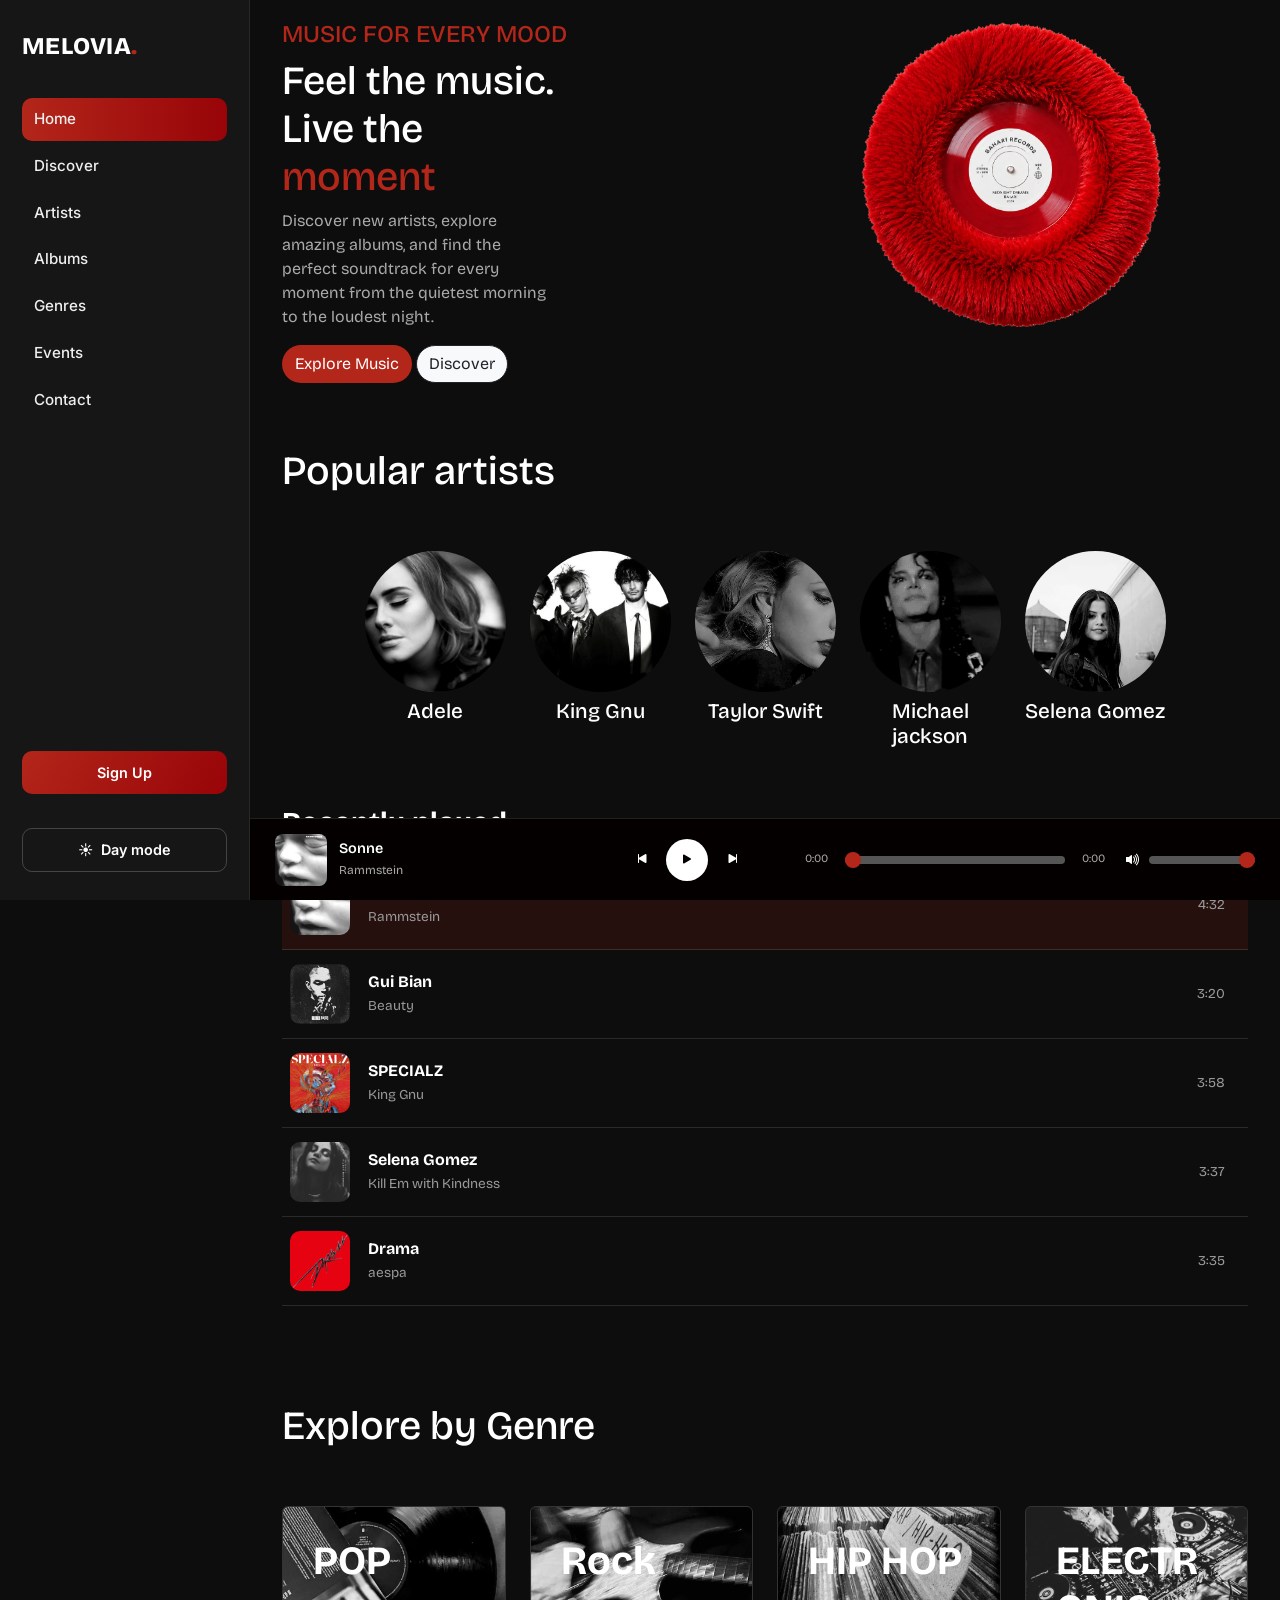
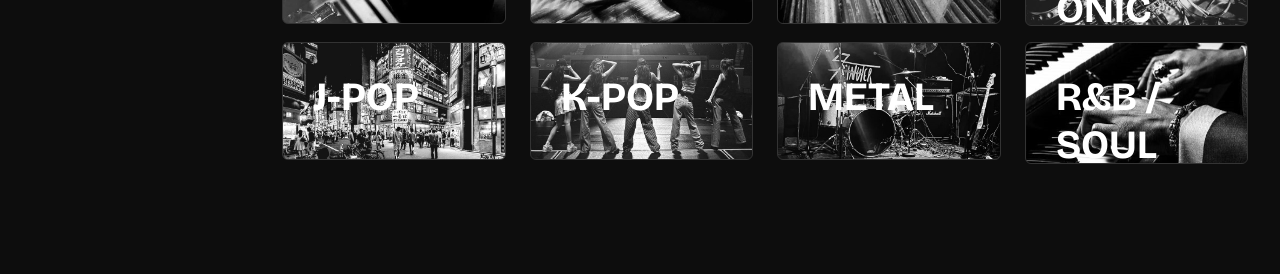
<file: index.html>
<!DOCTYPE html>
<html lang="en">
<head>
    <meta charset="UTF-8">
    <meta name="viewport" content="width=device-width, initial-scale=1.0">
    <title>MELOVIA-Music-platform</title>

    <!-- Bootstrap css -->
    <link href="https://cdn.jsdelivr.net/npm/bootstrap@5.0.2/dist/css/bootstrap.min.css" rel="stylesheet" integrity="sha384-EVSTQN3/azprG1Anm3QDgpJLIm9Nao0Yz1ztcQTwFspd3yD65VohhpuuCOmLASjC" crossorigin="anonymous">

     <!-- Bootstap JS -->
    <script src="https://cdn.jsdelivr.net/npm/bootstrap@5.0.2/dist/js/bootstrap.bundle.min.js" integrity="sha384-MrcW6ZMFYlzcLA8Nl+NtUVF0sA7MsXsP1UyJoMp4YLEuNSfAP+JcXn/tWtIaxVXM" crossorigin="anonymous"></script>

    <!-- Bootstap Icon -->
    <link rel="stylesheet" href="https://cdn.jsdelivr.net/npm/bootstrap-icons@1.13.1/font/bootstrap-icons.min.css">

    <!-- CSS link -->
    <!-- <link rel="stylesheet" href="style.css"> -->

    <link rel="stylesheet" href="home.css">

    <!-- Google Fonts -->

    <link rel="preconnect" href="https://fonts.googleapis.com" />

    <link rel="preconnect" href="https://fonts.gstatic.com" crossorigin />

    <link
      href="https://fonts.googleapis.com/css2?family=Bricolage+Grotesque:opsz,wght@12..96,400..800&family=Inter:wght@400;500;600&display=swap"
      rel="stylesheet"
    />
</head>
<body>

    <!-- =========================
       MOBILE MENU
  ========================== -->

    <input type="checkbox" id="nav-toggle" />

    <label for="nav-toggle" class="nav-label"> ☰ </label>

    <!-- =========================
       SIDEBAR
  ========================== -->

    <aside class="sidebar">
      <!-- Brand -->

      <div class="brand">MELOVIA<span>.</span></div>

      <!-- Navigation -->

      <nav class="nav-links">
        <a href="index.html" class="active"> Home </a>

        <a href="discover.html"> Discover </a>

        <a href="artists.html"> Artists </a>

        <a href="albums.html"> Albums </a>

        <a href="genres.html"> Genres </a>

        <a href="events.html"> Events </a>

        <a href="contact.html"> Contact </a>
      </nav>

      <!-- Sign Up -->

      <div class="side-foot">
        <label for="modal-toggle" class="signup-btn"> Sign Up </label>
      </div>

       <button
                type="button"
                class="theme-btn"
                id="theme-btn"
            >

                <span id="theme-icon">
                    ☀️
                </span>

                <span id="theme-label">
                    Day mode
                </span>

            </button>
    </aside>

    <!-- =========================
       SIGN UP MODAL
  ========================== -->

    <input type="checkbox" id="modal-toggle" />

    <div class="modal-overlay">
      <div class="modal-box">
        <!-- Modal Header -->

        <div class="modal-head">
          <h2>Create Account</h2>

          <label for="modal-toggle" class="modal-close"> ✕ </label>
        </div>

        <!-- Email -->

        <div class="m-field">
          <label> Email </label>

          <input type="email" placeholder="you@email.com" />
        </div>

        <!-- Username -->

        <div class="m-field">
          <label> Username </label>

          <input type="text" placeholder="Choose a username" />
        </div>

        <!-- Password -->

        <div class="m-field">
          <label> Password </label>

          <input type="password" placeholder="••••••••" />
        </div>

        <!-- Submit -->

        <a href="index.html" class="m-submit"> Submit </a>

        <!-- Note -->

        <div class="m-note">By signing up you agree to our terms.</div>
      </div>
    </div>
<main>

  <!-- Hero -->
     <section class="container">
        <div class="row gy-3">
  <div class="col-lg-7 hero-content">
<h4>MUSIC FOR EVERY MOOD</h4>
<h1 class="w-50">Feel the music.
Live the <span>moment</span></h1>
<p class="w-50">Discover new artists, explore amazing albums, and find the perfect soundtrack for every moment from the quietest morning to the loudest night.</p>

<button class="btn rounded-pill">Explore Music</button>
<button class="btn btn-outline-dark bg-light text-dark rounded-pill">Discover</button>
  </div>
  
  <div class="col-lg-5 hero-vinyl">
    <img src="Image/vinyl.png" alt="" id="hero-vinyl">
  </div>

        </div>


        <!-- Artists -->
        <div class="row my-5 gy-3">
            <div class="col-lg"><h1>Popular artists</h1></div>
        </div>

        <!-- ✅ تغییر: align-items-center شد align-items-start -->
        <div class="row my-5 justify-content-center align-items-start">
<div class="col-lg-2 col-md-6">
    <!-- ✅ تغییر: کلاس artist-img اضافه شد -->
    <img src="Image/adele.gif" alt="" class="w-100 rounded-pill artist-img">
    <h3 class="my-2 text-center">Adele</h3>
</div>
<div class="col-lg-2 col-md-6">
    <img src="Image/king.jpg" alt="" class="w-100 rounded-pill artist-img">
    <h3 class="my-2 text-center">King Gnu</h3>
</div>
<div class="col-lg-2 col-md-6">
    <img src="Image/taylor.gif" alt="" class="w-100 rounded-pill artist-img">
    <h3 class="my-2 text-center">Taylor Swift</h3>
</div>
<div class="col-lg-2 col-md-6">
    <img src="Image/michael.gif" alt="" class="w-100 rounded-pill artist-img">
    <h3 class="my-2 text-center">Michael jackson</h3>
</div>
<div class="col-lg-2 col-md-6">
    <img src="Image/selena.gif" alt="" class="w-100 rounded-pill artist-img">
    <h3 class="my-2 text-center">Selena Gomez</h3>
</div>
        </div>

<!-- 
        Play Music -->
        <div class="row my-5">
    <div class="col-12">
        <div class="recent-header">
            <h2>Recently played</h2>
        </div>

        <div class="song-list">

            <!-- Song 1 -->
            <div class="song" data-song="0">

                <img src="Image/song1.jpg" alt="Mr. Right Now">

                <div class="song-info">
                    <h3>Sonne</h3>
                    <p>Rammstein</p>
                </div>

                <span class="song-duration">4:32</span>

            </div>


            <!-- Song 2 -->
            <div class="song" data-song="1">

                <img src="Image/song2.jpg" alt="Many Men">

                <div class="song-info">
                    <h3>Gui Bian</h3>
                    <p>Beauty</p>
                </div>

                <span class="song-duration">3:20</span>

            </div>


            <!-- Song 3 -->
            <div class="song" data-song="2">

                <img src="Image/song3.jpg" alt="Song">

                <div class="song-info">
                    <h3>SPECIALZ</h3>
                    <p>King Gnu</p>
                </div>

                <span class="song-duration">3:58</span>

            </div>

            <!-- Song 4 -->
            <div class="song" data-song="3">

                <img src="Image/song4.jpg" alt="Song">

                <div class="song-info">
                    <h3>Selena Gomez</h3>
                    <p>Kill Em with Kindness</p>
                </div>

                <span class="song-duration">3:37</span>

            </div>

            <!-- Song 5 -->
            <div class="song" data-song="4">

                <img src="Image/song5.jpg" alt="Song">

                <div class="song-info">
                    <h3>Drama</h3>
                    <p>aespa</p>
                </div>

                <span class="song-duration">3:35</span>

            </div>

        </div>
    </div>
</div>


        <!-- Genres -->

         <div class="row gy-5 my-5">
            <div class="col-lg"><h1>Explore by Genre</h1></div>
        </div>
         
        <div class="row gy-3">
            <div class="col-lg-3 col-md-6 text-strat">
               <div class="card card-bg hover-card" style="background-image: url(Image/pop.jpg);">
                <div class="div-body"><h1 class="fw-bold">POP</h1></div>
               </div>
            </div>
            <div class="col-lg-3 col-md-6 text-strat">
               <div class="card card-bg hover-card" style="background-image: url(Image/rock.jpg);">
                <div class="div-body"><h1 class="fw-bold">Rock</h1></div>
               </div>
            </div>
            <div class="col-lg-3 col-md-6 text-strat">
               <div class="card card-bg hover-card" style="background-image: url(Image/rap.jpg);">
                <div class="div-body"><h1 class="fw-bold">HIP HOP</h1></div>
               </div>
            </div>
            <div class="col-lg-3 col-md-6 text-strat">
               <div class="card card-bg hover-card" style="background-image: url(Image/electronic.jpg);">
                <div class="div-body"><h1 class="fw-bold elec">ELECTRONIC</h1></div>
               </div>
            </div>
            <div class="col-lg-3 col-md-6 text-strat">
               <div class="card card-bg hover-card"  style="background-image: url(Image/jpop.jpg);">
                <div class="div-body"><h1 class="fw-bold">J-POP</h1></div>
               </div>
            </div>
            <div class="col-lg-3 col-md-6 text-strat">
               <div class="card card-bg hover-card" style="background-image: url(Image/kpop.jpg);">
                <div class="div-body"><h1 class="fw-bold">K-POP</h1></div>
               </div>
            </div>
            <div class="col-lg-3 col-md-6 text-strat">
               <div class="card card-bg hover-card" style="background-image: url(Image/metal.jpg);">
                <div class="div-body"><h1 class="fw-bold">METAL</h1></div>
               </div>
            </div>
            <div class="col-lg-3 col-md-6 text-strat">
               <div class="card card-bg hover-card" style="background-image: url(Image/rb.jpg);">
                <div class="div-body RB"><h1 class="fw-bold">R&B / SOUL</h1></div>
               </div>
            </div>
        </div>


        <!-- 
     MUSIC PLAYER
 -->

<div class="music-player">

    <!-- Current Song -->
    <div class="player-song">

        <img
            id="player-cover"
            src="Image/song1.jpg"
            alt="Album cover"
        >

        <div>
            <h3 id="player-title">Mr. Right Now</h3>
            <p id="player-artist">Metro Boomin</p>
        </div>

    </div>


    <!-- Controls -->
    <div class="player-controls">

        <!-- Previous -->
        <button
            type="button"
            id="prev-btn"
            class="btn"
        >
            <i class="bi bi-skip-start-fill"></i>
        </button>


        <!-- Play / Pause -->
        <button
            type="button"
            id="play-btn"
            class="btn play-btn"
        >
            <i class="bi bi-play-fill"></i>
        </button>


        <!-- Next -->
        <button
            type="button"
            id="next-btn"
            class="btn"
        >
            <i class="bi bi-skip-end-fill"></i>
        </button>

    </div>


    <!-- Progress -->
    <div class="player-progress">

        <span id="current-time">0:00</span>

        <input
            type="range"
            id="progress-bar"
            class="form-range"
            min="0"
            max="100"
            value="0"
        >

        <span id="duration">0:00</span>

    </div>
<!-- Volume -->
<div class="player-volume">

    <i class="bi bi-volume-up-fill" id="volume-icon"></i>

    <input
        type="range"
        id="volume-bar"
        class="form-range"
        min="0"
        max="1"
        step="0.01"
        value="1"
    >

</div>
</div>


<!-- Audio -->
<audio id="music-player"></audio>
    </section>
</main>

   <script>

const musicPlayer = document.getElementById("music-player");

const playBtn = document.getElementById("play-btn");
const prevBtn = document.getElementById("prev-btn");
const nextBtn = document.getElementById("next-btn");

const progressBar = document.getElementById("progress-bar");

const currentTime = document.getElementById("current-time");
const duration = document.getElementById("duration");

const playerTitle = document.getElementById("player-title");
const playerArtist = document.getElementById("player-artist");
const playerCover = document.getElementById("player-cover");

const songElements = document.querySelectorAll(".song");

const volumeBar = document.getElementById("volume-bar");
const volumeIcon = document.getElementById("volume-icon");

const heroVinyl = document.getElementById("hero-vinyl");




/* =========================
   SONG DATA
========================= */

const songs = [

    {
        title: "Sonne",
        artist: "Rammstein",
        cover: "Image/song1.jpg",
        audio: "Audio/song1.mp3"
    },

    {
        title: "Gui Bian",
        artist: "Beauty",
        cover: "Image/song2.jpg",
        audio: "Audio/song2.m4a"
    },

    {
        title: "SPECIALZ",
        artist: "King Gnu",
        cover: "Image/song3.jpg",
        audio: "Audio/song3.mp3"
    },

    {
        title: "Kill Em with Kindness",
        artist: "Selena Gomez",
        cover: "Image/song4.jpg",
        audio: "Audio/song4.mp3"
    },
    {
        title: "Drama",
        artist: "aespa",
        cover: "Image/song5.jpg",
        audio: "Audio/song5.mp3"
    }

];


let currentSong = 0;


/* =========================
   LOAD SONG
========================= */

function loadSong(index) {

    currentSong = index;

    const song = songs[currentSong];

    playerTitle.textContent = song.title;

    playerArtist.textContent = song.artist;

    playerCover.src = song.cover;

    musicPlayer.src = song.audio;

    progressBar.value = 0;

    currentTime.textContent = "0:00";

    duration.textContent = "0:00";


    /* Active song */

    songElements.forEach(song => {
        song.classList.remove("playing");
    });

    if (songElements[currentSong]) {
        songElements[currentSong].classList.add("playing");
    }

}


/* =========================
   PLAY / PAUSE
========================= */

function togglePlay() {

    if (musicPlayer.paused) {

        musicPlayer.play();

    } else {

        musicPlayer.pause();

    }

}


/* =========================
   PLAY ICON
========================= */

musicPlayer.addEventListener("play", function () {
  playBtn.innerHTML = '<i class="bi bi-pause-fill"></i>';
  heroVinyl.classList.add("playing");
});


musicPlayer.addEventListener("pause", function () {
  playBtn.innerHTML = '<i class="bi bi-play-fill"></i>';
  heroVinyl.classList.remove("playing");
});


/* =========================
   NEXT
========================= */

function nextSong() {

    currentSong++;

    if (currentSong >= songs.length) {
        currentSong = 0;
    }

    loadSong(currentSong);

    musicPlayer.play();

}


/* =========================
   PREVIOUS
========================= */

function previousSong() {

    currentSong--;

    if (currentSong < 0) {
        currentSong = songs.length - 1;
    }

    loadSong(currentSong);

    musicPlayer.play();

}


/* =========================
   CLICK RECENT SONG
========================= */

songElements.forEach((songElement) => {

    songElement.addEventListener("click", function () {

        const index =
            Number(this.dataset.song);

        loadSong(index);

        musicPlayer.play();

    });

});


/* =========================
   PROGRESS
========================= */

musicPlayer.addEventListener("timeupdate", function () {

    if (!musicPlayer.duration) {
        return;
    }

    const progress =
        (musicPlayer.currentTime /
        musicPlayer.duration) * 100;

    progressBar.value = progress;

    currentTime.textContent =
        formatTime(musicPlayer.currentTime);

});


/* =========================
   DURATION
========================= */

musicPlayer.addEventListener(
    "loadedmetadata",
    function () {

        duration.textContent =
            formatTime(musicPlayer.duration);

    }
);


/* =========================
   CHANGE POSITION
========================= */

progressBar.addEventListener("input", function () {

    if (!musicPlayer.duration) {
        return;
    }

    musicPlayer.currentTime =
        (progressBar.value / 100) *
        musicPlayer.duration;

});

/* =========================
   FORMAT TIME
========================= */

function formatTime(seconds) {

    if (!Number.isFinite(seconds)) {
        return "0:00";
    }

    const minutes =
        Math.floor(seconds / 60);

    const remainingSeconds =
        Math.floor(seconds % 60);

    return minutes + ":" +
        String(remainingSeconds).padStart(2, "0");

}


/* =========================
   BUTTON EVENTS
========================= */

playBtn.addEventListener(
    "click",
    togglePlay
);

prevBtn.addEventListener(
    "click",
    previousSong
);

nextBtn.addEventListener(
    "click",
    nextSong
);


/* =========================
   VOLUME
========================= */

volumeBar.addEventListener("input", function () {

    musicPlayer.volume = volumeBar.value;

    if (volumeBar.value == 0) {

        volumeIcon.className =
            "bi bi-volume-mute-fill";

    } else if (volumeBar.value < 0.5) {

        volumeIcon.className =
            "bi bi-volume-down-fill";

    } else {

        volumeIcon.className =
            "bi bi-volume-up-fill";

    }

});


/* =========================
   MUTE
========================= */

volumeIcon.addEventListener("click", function () {

    if (musicPlayer.muted) {

        musicPlayer.muted = false;

        volumeBar.value = musicPlayer.volume;

        volumeIcon.className =
            "bi bi-volume-up-fill";

    } else {

        musicPlayer.muted = true;

        volumeBar.value = 0;

        volumeIcon.className =
            "bi bi-volume-mute-fill";

    }

});

/* =========================
   AUTO NEXT SONG
========================= */

musicPlayer.addEventListener(
    "ended",
    nextSong
);


/* =========================
   FIRST SONG
========================= */

loadSong(0);


/* =====================================================
   DAY / NIGHT MODE
===================================================== */

const themeButton =
    document.getElementById(
        "theme-btn"
    );


const themeIcon =
    document.getElementById(
        "theme-icon"
    );


const themeLabel =
    document.getElementById(
        "theme-label"
    );


const body =
    document.body;



/* =====================================================
   RESTORE SAVED THEME
===================================================== */

const savedTheme =
    localStorage.getItem(
        "melovia-theme"
    );


if (savedTheme === "day") {

    body.setAttribute(
        "data-theme",
        "day"
    );


    themeIcon.textContent =
        "🌙";


    themeLabel.textContent =
        "Night mode";

}



/* =====================================================
   THEME BUTTON
===================================================== */

if (themeButton) {

    themeButton.addEventListener(
        "click",
        function () {


            const isDay =
                body.getAttribute(
                    "data-theme"
                ) === "day";



            if (isDay) {


                /* =========================================
                   CHANGE TO NIGHT
                ========================================== */

                body.removeAttribute(
                    "data-theme"
                );


                themeIcon.textContent =
                    "☀️";


                themeLabel.textContent =
                    "Day mode";


                localStorage.setItem(
                    "melovia-theme",
                    "night"
                );


            }

            else {


                /* =========================================
                   CHANGE TO DAY
                ========================================== */

                body.setAttribute(
                    "data-theme",
                    "day"
                );


                themeIcon.textContent =
                    "🌙";


                themeLabel.textContent =
                    "Night mode";


                localStorage.setItem(
                    "melovia-theme",
                    "day"
                );

            }

        }
    );

}

</script>

</body>

</html>
</file>
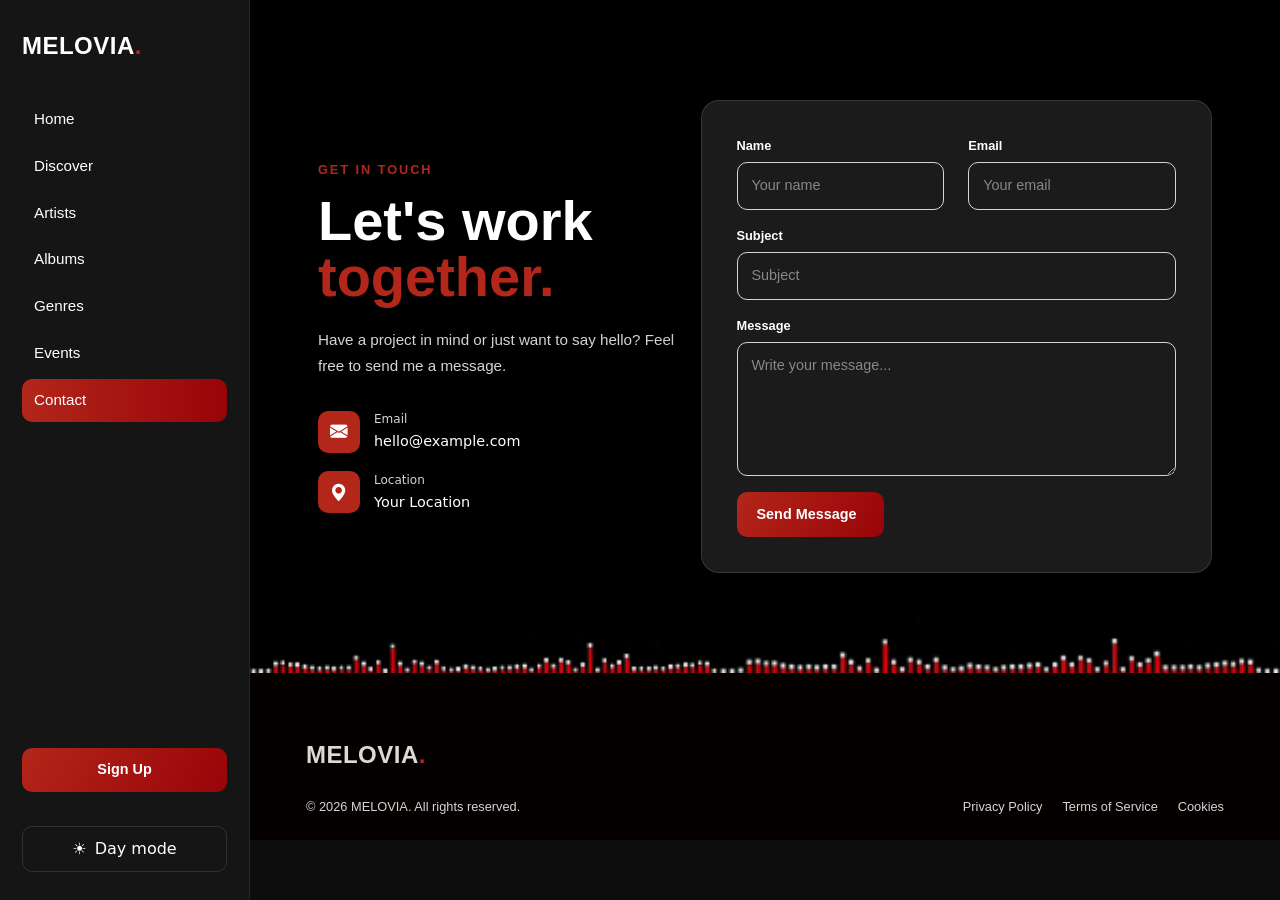
<file: contact.html>
<!doctype html>
<html lang="en">
  <head>
    <meta charset="UTF-8" />
    <meta name="viewport" content="width=device-width, initial-scale=1.0" />
    <title>MELOVIA-Music-platform</title>

    <!-- Bootstrap css -->
    <link
      href="https://cdn.jsdelivr.net/npm/bootstrap@5.0.2/dist/css/bootstrap.min.css"
      rel="stylesheet"
      integrity="sha384-EVSTQN3/azprG1Anm3QDgpJLIm9Nao0Yz1ztcQTwFspd3yD65VohhpuuCOmLASjC"
      crossorigin="anonymous"
    />

    <!-- Bootstap JS -->
    <script
      src="https://cdn.jsdelivr.net/npm/bootstrap@5.0.2/dist/js/bootstrap.bundle.min.js"
      integrity="sha384-MrcW6ZMFYlzcLA8Nl+NtUVF0sA7MsXsP1UyJoMp4YLEuNSfAP+JcXn/tWtIaxVXM"
      crossorigin="anonymous"
    ></script>

    <!-- Bootstap Icon -->
    <link
      rel="stylesheet"
      href="https://cdn.jsdelivr.net/npm/bootstrap-icons@1.13.1/font/bootstrap-icons.min.css"
    />

    <!-- CSS link -->
    <link rel="stylesheet" href="contact.css" />
  </head>
  <body>
    <!-- =========================
       MOBILE MENU
  ========================== -->

    <input type="checkbox" id="nav-toggle" />

    <label for="nav-toggle" class="nav-label"> ☰ </label>

    <!-- =========================
       SIDEBAR
  ========================== -->

    <aside class="sidebar">
      <!-- Brand -->

      <div class="brand">MELOVIA<span>.</span></div>

      <!-- Navigation -->

      <nav class="nav-links">
        <a href="index.html"> Home </a>

        <a href="discover.html"> Discover </a>

        <a href="artists.html"> Artists </a>

        <a href="albums.html"> Albums </a>

        <a href="genres.html"> Genres </a>

        <a href="events.html"> Events </a>

        <a href="contact.html" class="active"> Contact </a>
      </nav>

      <!-- Sign Up -->

      <div class="side-foot">
        <label for="modal-toggle" class="signup-btn"> Sign Up </label>
      </div>
      <button type="button" class="theme-btn" id="theme-btn">
        <span id="theme-icon"> ☀️ </span>

        <span id="theme-label"> Day mode </span>
      </button>
    </aside>

    <!-- =========================
     CONTACT
========================= -->

    <section class="contact-section" id="contact">
      <div class="container">
        <div class="row align-items-center">
          <!-- Contact Text -->
          <div class="col-lg-5 mb-5 mb-lg-0">
            <p class="contact-small">GET IN TOUCH</p>

            <h2 class="contact-title">
              Let's work
              <span>together.</span>
            </h2>

            <p class="contact-text">
              Have a project in mind or just want to say hello? Feel free to
              send me a message.
            </p>

            <div class="contact-info">
              <div class="contact-item">
                <i class="bi bi-envelope-fill"></i>
                <div>
                  <small>Email</small>
                  <p>hello@example.com</p>
                </div>
              </div>

              <div class="contact-item">
                <i class="bi bi-geo-alt-fill"></i>
                <div>
                  <small>Location</small>
                  <p>Your Location</p>
                </div>
              </div>
            </div>
          </div>

          <!-- Contact Form -->
          <div class="col-lg-7">
            <div class="contact-box">
              <form>
                <div class="row">
                  <div class="col-md-6 mb-3">
                    <label for="name">Name</label>

                    <input
                      type="text"
                      id="name"
                      class="form-control"
                      placeholder="Your name"
                    />
                  </div>

                  <div class="col-md-6 mb-3">
                    <label for="email">Email</label>

                    <input
                      type="email"
                      id="email"
                      class="form-control"
                      placeholder="Your email"
                    />
                  </div>
                </div>

                <div class="mb-3">
                  <label for="subject">Subject</label>

                  <input
                    type="text"
                    id="subject"
                    class="form-control"
                    placeholder="Subject"
                  />
                </div>

                <div class="mb-3">
                  <label for="message">Message</label>

                  <textarea
                    id="message"
                    class="form-control"
                    rows="5"
                    placeholder="Write your message..."
                  ></textarea>
                </div>

                <button type="submit" class="contact-btn">
                  Send Message
                  <i class="fa-solid fa-arrow-right"></i>
                </button>
              </form>
            </div>
          </div>
        </div>
      </div>
    </section>


    <!-- ========footer======= -->
    <footer class="melovia-footer">
      <div class="brand2">MELOVIA<span>.</span></div>

      <div class="sf-bottom">
        <div>© 2026 MELOVIA. All rights reserved.</div>
        <div class="sf-legal">
          <a href="#">Privacy Policy</a>
          <a href="#">Terms of Service</a>
          <a href="#">Cookies</a>
        </div>
      </div>
    </footer>
    <!-- =========================
       SIGN UP MODAL
  ========================== -->

    <input type="checkbox" id="modal-toggle" />

    <div class="modal-overlay">
      <div class="modal-box">
        <!-- Modal Header -->

        <div class="modal-head">
          <h2>Create Account</h2>

          <label for="modal-toggle" class="modal-close"> ✕ </label>
        </div>

        <!-- Email -->

        <div class="m-field">
          <label> Email </label>

          <input type="email" placeholder="you@email.com" />
        </div>

        <!-- Username -->

        <div class="m-field">
          <label> Username </label>

          <input type="text" placeholder="Choose a username" />
        </div>

        <!-- Password -->

        <div class="m-field">
          <label> Password </label>

          <input type="password" placeholder="••••••••" />
        </div>

        <!-- Submit -->

        <a href="index.html" class="m-submit"> Submit </a>

        <!-- Note -->

        <div class="m-note">By signing up you agree to our terms.</div>
      </div>
    </div>

    <script>
      const themeBtn = document.getElementById("theme-btn");
      const themeIcon = document.getElementById("theme-icon");
      const themeLabel = document.getElementById("theme-label");

      themeBtn.addEventListener("click", function () {
        document.body.classList.toggle("day-mode");

        if (document.body.classList.contains("day-mode")) {
          themeIcon.textContent = "🌙";
          themeLabel.textContent = "Night mode";
        } else {
          themeIcon.textContent = "☀️";
          themeLabel.textContent = "Day mode";
        }
      });
    </script>
  </body>
</html>
</file>
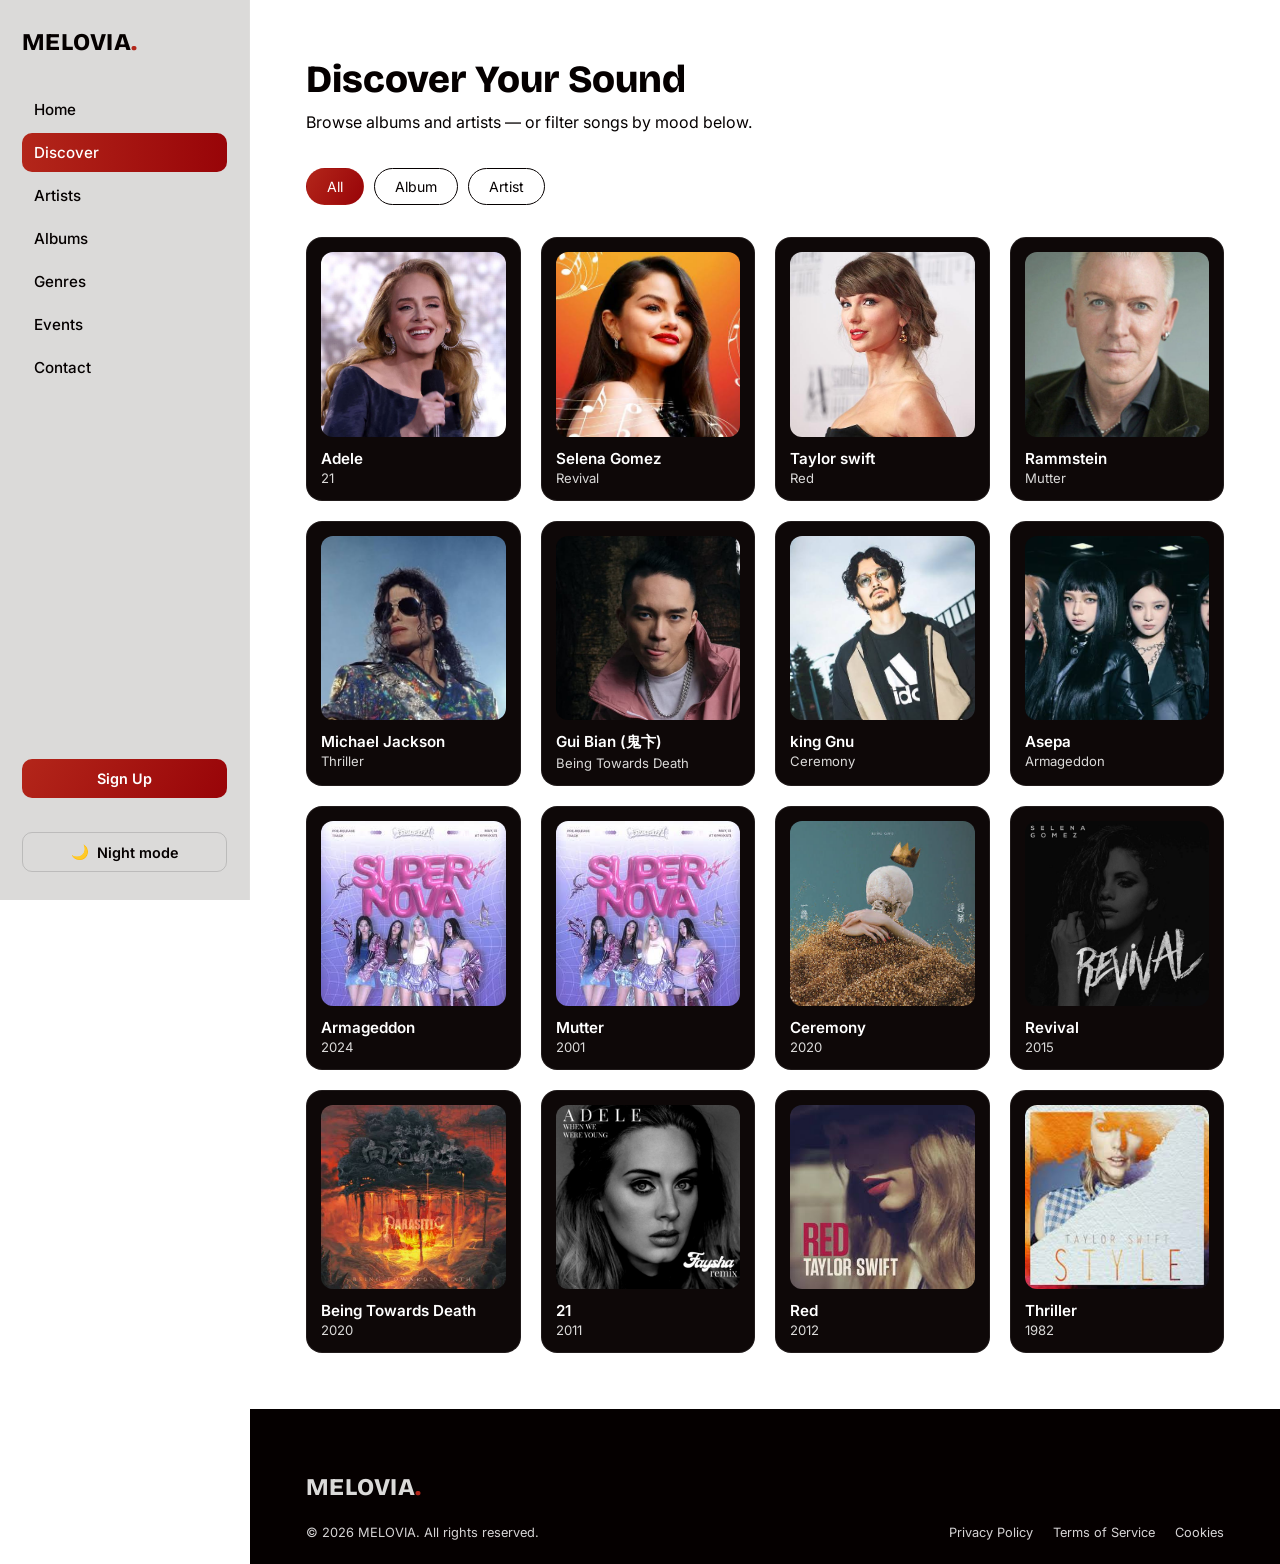
<file: discover.html>
<!DOCTYPE html>
<html lang="en">
<head>
    <meta charset="UTF-8">
    <meta
      name="viewport"
      content="width=device-width, initial-scale=1, viewport-fit=cover"
    />
    <title>MELOVIA</title>

    <!-- Google Fonts -->

    <link rel="preconnect" href="https://fonts.googleapis.com" />

    <link rel="preconnect" href="https://fonts.gstatic.com" crossorigin />

    <link
      href="https://fonts.googleapis.com/css2?family=Bricolage+Grotesque:opsz,wght@12..96,400..800&family=Inter:wght@400;500;600&display=swap"
      rel="stylesheet"
    />
    <link rel="preconnect" href="https://fonts.googleapis.com">
  <link rel="preconnect" href="https://fonts.gstatic.com" crossorigin>
  <link
    href="https://fonts.googleapis.com/css2?family=Bricolage+Grotesque:opsz,wght@12..96,400..800&family=Inter:wght@400;500;600&display=swap"
    rel="stylesheet">
    <link rel="stylesheet" href="discover.css">


</head>
<body>
    <input type="checkbox" id="nav-toggle" />

    <label for="nav-toggle" class="nav-label"> ☰ </label>

    <!-- =========================
       SIDEBAR
  ========================== -->

    <aside class="sidebar">
      <!-- Brand -->

      <div class="brand">MELOVIA<span>.</span></div>

      <!-- Navigation -->

      <nav class="nav-links">
        <a href="index.html"> Home </a>

        <a href="discover.html" class="active"> Discover </a>

        <a href="artists.html"> Artists </a>

        <a href="albums.html"> Albums </a>

        <a href="genres.html"> Genres </a>

        <a href="events.html"> Events </a>

        <a href="contact.html"> Contact </a>
      </nav>

      <!-- Sign Up -->

      <div class="side-foot">
        <label for="modal-toggle" class="signup-btn"> Sign Up </label>
      </div>
      <button type="button" class="theme-btn" id="theme-btn">
        <span id="theme-icon"> ☀️ </span>

        <span id="theme-label"> Day mode </span>
      </button>
    </aside>

    <main>
    <div class="page-wrap">
    <section>
      <div class="page-head">
        <h1>Discover Your Sound</h1>
        <p>Browse albums and artists — or filter songs by mood below.</p>
      </div>

  

      <input type="radio" name="filt" id="f1" checked>
      <input type="radio" name="filt" id="f2">
      <input type="radio" name="filt" id="f3">
      <div class="tabs">
        <label for="f1">All</label>
        <label for="f2">Album</label>
        <label for="f3">Artist</label>
      </div>

      <!-- ALL — 8 albums + 8 artists = 16 items -->
      <div class="panel p1 grid4">
        <a class="card" href="artists.html">
          <div class="cover c1"><img src="images/Adele.jpg" alt=""></div>
          <div class="name">Adele</div>
          <div class="sub">21</div>
        </a>
        <a class="card" href="artists.html">
          <div class="cover c2"><img src="images/Selena Gomez.jpg" alt=""></div>
          <div class="name">Selena Gomez</div>
          <div class="sub">Revival</div>
        </a>
        <a class="card" href="artists.html">
          <div class="cover c3"><img src="images/Taylor Swift.jpg" alt=""></div>
          <div class="name">Taylor swift</div>
          <div class="sub">Red</div>
        </a>
        <a class="card" href="artists.html">
          <div class="cover c4"><img src="images/Rammstein.jpeg" alt=""></div>
          <div class="name">Rammstein</div>
          <div class="sub">Mutter</div>
        </a>
        <a class="card" href="artists.html">
          <div class="cover c5"><img src="images/Michael Jackson.jpg" alt=""></div>
          <div class="name">Michael Jackson</div>
          <div class="sub">Thriller</div>
        </a>
        <a class="card" href="artists.html">
          <div class="cover c6"><img src="images/Gui Bian (鬼卞).jpg" alt=""></div>
          <div class="name">Gui Bian (鬼卞)</div>
          <div class="sub">Being Towards Death</div>
        </a>
        <a class="card" href="artists.html">
          <div class="cover c7"><img src="images/King Gnu.jpg" alt=""></div>
          <div class="name">king Gnu</div>
          <div class="sub">Ceremony</div>
        </a>
        <a class="card" href="artists.html">
          <div class="cover c8"><img src="images/aespa.jpg" alt=""></div>
          <div class="name">Asepa</div>
          <div class="sub">Armageddon</div>
        </a>
        <a class="card" href="albums.html">
          <div class="cover b1"><img src="images/Armageddon-album.jpg" alt=""></div>
          <div class="name">Armageddon</div>
          <div class="sub">2024</div>
        </a>
        <a class="card" href="albums.html">
          <div class="cover b2"><img src="images/Armageddon-album.jpg" alt=""></div>
          <div class="name">Mutter</div>
          <div class="sub">2001</div>
        </a>
        <a class="card" href="albums.html">
          <div class="cover b3"><img src="images/Ceremony-album.jpg" alt=""></div>
          <div class="name">Ceremony</div>
          <div class="sub">2020</div>
        </a>
        <a class="card" href="albums.html">
          <div class="cover b4"><img src="images/Revival-album.jpg" alt=""></div>
          <div class="name">Revival</div>
          <div class="sub">2015</div>
        </a>
        <a class="card" href="albums.html">
          <div class="cover b5"><img src="images/Being Towards Death-album.jpg" alt=""></div>
          <div class="name">Being Towards Death</div>
          <div class="sub">2020</div>
        </a>
        <a class="card" href="albums.html">
          <div class="cover b6"><img src="images/21-album.jpg" alt=""></div>
          <div class="name">21</div>
          <div class="sub">2011</div>
        </a>
        <a class="card" href="albums.html">
          <div class="cover b7"><img src="images/Red-album.jpg" alt=""></div>
          <div class="name">Red</div>
          <div class="sub">2012</div>
        </a>
        <a class="card" href="albums.html">
          <div class="cover b8"><img src="images/Thriller-album.jpg" alt=""></div>
          <div class="name">Thriller</div>
          <div class="sub">1982</div>
        </a>
      </div>


       <!-- ALBUM — 8 albums only -->
      <div class="panel p2 grid4">
        <a class="card" href="albums.html">
          <div class="cover b1"><img src="images/Armageddon-album.jpg" alt=""></div>
          <div class="name">Armageddon</div>
          <div class="sub">2024</div>
        </a>
        <a class="card" href="albums.html">
          <div class="cover b2"><img src="images/Armageddon-album.jpg" alt=""></div>
          <div class="name">Mutter</div>
          <div class="sub">2001</div>
        </a>
        <a class="card" href="albums.html">
          <div class="cover b3"><img src="images/Ceremony-album.jpg" alt=""></div>
          <div class="name">Ceremony</div>
          <div class="sub">2020</div>
        </a>
        <a class="card" href="albums.html">
          <div class="cover b4"><img src="images/Revival-album.jpg" alt=""></div>
          <div class="name">Revival</div>
          <div class="sub">2015</div>
        </a>
        <a class="card" href="albums.html">
          <div class="cover b5"><img src="images/Being Towards Death-album.jpg" alt=""></div>
          <div class="name">Being Towards Death</div>
          <div class="sub">2020</div>
        </a>
        <a class="card" href="albums.html">
          <div class="cover b6"><img src="images/21-album.jpg" alt=""></div>
          <div class="name">21</div>
          <div class="sub">2011</div>
        </a>
        <a class="card" href="albums.html">
          <div class="cover b7"><img src="images/Red-album.jpg" alt=""></div>
          <div class="name">Red</div>
          <div class="sub">2012</div>
        </a>
        <a class="card" href="albums.html">
          <div class="cover b8"><img src="images/Thriller-album.jpg" alt=""></div>
          <div class="name">Thriller</div>
          <div class="sub">1982</div>
        </a>
      </div>


      <!-- ARTIST — 8 artists only -->
      <div class="panel p3 grid4">
        <a class="card" href="artists.html">
          <div class="cover c1"><img src="images/Adele.jpg" alt=""></div>
          <div class="name">Adele</div>
          <div class="sub">21</div>
        </a>
        <a class="card" href="artists.html">
          <div class="cover c2"><img src="images/Selena Gomez.jpg" alt=""></div>
          <div class="name">Selena Gomez</div>
          <div class="sub">Revival</div>
        </a>
        <a class="card" href="artists.html">
          <div class="cover c3"><img src="images/Taylor Swift.jpg" alt=""></div>
          <div class="name">Taylor swift</div>
          <div class="sub">Red</div>
        </a>
        <a class="card" href="artists.html">
          <div class="cover c4"><img src="images/Rammstein.jpeg" alt=""></div>
          <div class="name">Rammstein</div>
          <div class="sub">Mutter</div>
        </a>
        <a class="card" href="artists.html">
          <div class="cover c5"><img src="images/Michael Jackson.jpg" alt=""></div>
          <div class="name">Michael Jackson</div>
          <div class="sub">Thriller</div>
        </a>
        <a class="card" href="artists.html">
          <div class="cover c6"><img src="images/Gui Bian (鬼卞).jpg" alt=""></div>
          <div class="name">Gui Bian (鬼卞)</div>
          <div class="sub">Being Towards Death</div>
        </a>
        <a class="card" href="artists.html">
          <div class="cover c7"><img src="images/King Gnu.jpg" alt=""></div>
          <div class="name">king Gnu</div>
          <div class="sub">Ceremony</div>
        </a>
        <a class="card" href="artists.html">
          <div class="cover c8"><img src="images/aespa.jpg" alt=""></div>
          <div class="name">Asepa</div>
          <div class="sub">Armageddon</div>
        </a>
      </div>
    </section>
    </div>
    </main>

    <!-- ========footer======= -->
    <footer class="melovia-footer">
      <div class="brand2">MELOVIA<span>.</span></div>

      <div class="sf-bottom">
        <div>© 2026 MELOVIA. All rights reserved.</div>
        <div class="sf-legal">
          <a href="#">Privacy Policy</a>
          <a href="#">Terms of Service</a>
          <a href="#">Cookies</a>
        </div>
      </div>
    </footer>

     <!-- =========================
       SIGN UP MODAL
  ========================== -->

    <input type="checkbox" id="modal-toggle" />

    <div class="modal-overlay">
      <div class="modal-box">
        <!-- Modal Header -->

        <div class="modal-head">
          <h2>Create Account</h2>

          <label for="modal-toggle" class="modal-close"> ✕ </label>
        </div>

        <!-- Email -->

        <div class="m-field">
          <label> Email </label>

          <input type="email" placeholder="you@email.com" />
        </div>

        <!-- Username -->

        <div class="m-field">
          <label> Username </label>

          <input type="text" placeholder="Choose a username" />
        </div>

        <!-- Password -->

        <div class="m-field">
          <label> Password </label>

          <input type="password" placeholder="••••••••" />
        </div>

        <!-- Submit -->

        <a href="index.html" class="m-submit"> Submit </a>

        <!-- Note -->

        <div class="m-note">By signing up you agree to our terms.</div>
      </div>
    </div>



    <!-- Light & Dark Mode -->
    <script>
      /* =====================================================
     DAY / NIGHT MODE
  ===================================================== */

      const themeButton = document.getElementById("theme-btn");
      const themeIcon = document.getElementById("theme-icon");
      const themeLabel = document.getElementById("theme-label");

      const html = document.documentElement;

      /* =====================================================
     LOAD SAVED THEME
  ===================================================== */

      const savedTheme = localStorage.getItem("melovia-theme");

      if (savedTheme === "dark") {
        html.classList.add("darkmode");

        themeIcon.textContent = "🌙";
        themeLabel.textContent = "Day mode";
      } else {
        html.classList.remove("darkmode");

        themeIcon.textContent = "🌙";
        themeLabel.textContent = "Night mode";
      }

      /* =====================================================
     THEME BUTTON
  ===================================================== */

      themeButton.addEventListener("click", function () {
        const isDarkMode = html.classList.contains("darkmode");

        if (isDarkMode) {
          /* =========================
         CHANGE TO LIGHT MODE
      ========================= */

          html.classList.remove("darkmode");

          themeIcon.textContent = "🌙";
          themeLabel.textContent = "Night mode";

          localStorage.setItem("melovia-theme", "light");
        } else {
          /* =========================
         CHANGE TO DARK MODE
      ========================= */

          html.classList.add("darkmode");

          themeIcon.textContent = "☀️";
          themeLabel.textContent = "Day mode";

          localStorage.setItem("melovia-theme", "dark");
        }
      });
    </script>
</body>
</html>
</file>
<file: home.css>
/* =========================
       VARIABLES
    ========================= */

:root {
    --red: #b3261a;
    --dark-red: #980408;

    --black: #050000;

    --light-gray: #d6d3d4;
    --gray: #dbdad9;

    --white: #ffffff;

    --sidebar-w: 250px;
}

/* =========================
       RESET
    ========================= */

* {
    box-sizing: border-box;

    margin: 0;

    padding: 0;
}

body {
    font-family: "Bricolage Grotesque", sans-serif;
}

/* =====================================================
   DARK MODE
===================================================== */

body {
    background-color: #f5f5f5;
    color: var(--black);
    transition: background-color 0.3s ease, color 0.3s ease;
}


/* =========================
   DARK BODY
========================= */

body:not([data-theme="day"]) {
    background-color: #0d0d0d;
    color: #ffffff;
}


/* =========================
   SIDEBAR
========================= */

body:not([data-theme="day"]) .sidebar {
    background-color: #161616;
    border-right-color: rgba(255, 255, 255, 0.08);
}

body:not([data-theme="day"]) .brand {
    color: #ffffff;
}

body:not([data-theme="day"]) .nav-links a {
    color: #eeeeee;
}

body:not([data-theme="day"]) .nav-links a:hover {
    color: #ffffff;
}


/* =========================
   HERO
========================= */

body:not([data-theme="day"]) .hero-content h1 {
    color: #ffffff;
}

body:not([data-theme="day"]) .hero-content p {
    color: #aaaaaa;
}

body:not([data-theme="day"]) .hero-content h4 {
    color: var(--red);
}


/* Discover button */

body:not([data-theme="day"]) .hero-buttons .btn-outline-dark {
    background-color: #1c1c1c !important;
    color: #ffffff !important;
    border-color: #555 !important;
}


/* =========================
   SECTION TITLES
========================= */

body:not([data-theme="day"]) main h1,
body:not([data-theme="day"]) main h2 {
    color: #ffffff;
}


/* =========================
   POPULAR ARTISTS
========================= */

body:not([data-theme="day"]) .col-lg-2 h3 {
    color: #ffffff;
}


/* =========================
   RECENTLY PLAYED
========================= */

body:not([data-theme="day"]) .recent-header h2 {
    color: #ffffff;
}

body:not([data-theme="day"]) .song {
    border-bottom-color: rgba(255, 255, 255, 0.12);
}

body:not([data-theme="day"]) .song:first-child {
    border-top-color: rgba(255, 255, 255, 0.12);
}

body:not([data-theme="day"]) .song:hover {
    background: rgba(179, 38, 26, 0.12);
}

body:not([data-theme="day"]) .song-info h3 {
    color: #ffffff;
}

body:not([data-theme="day"]) .song-info p,
body:not([data-theme="day"]) .song-duration {
    color: #999999;
}

body:not([data-theme="day"]) .song.playing {
    background: rgba(179, 38, 26, 0.15);
}


/* =========================
   GENRE CARDS
========================= */

body:not([data-theme="day"]) .card-bg {
    border-color: #333333;
}


/* =========================
   THEME BUTTON
========================= */

body:not([data-theme="day"]) .theme-btn {
    color: #ffffff;
    border-color: rgba(255, 255, 255, 0.2);
}


/* =========================
   SIGN UP MODAL
========================= */

body:not([data-theme="day"]) .modal-box {
    background-color: #1b1b1b;
    color: #ffffff;
}

body:not([data-theme="day"]) .modal-head h2 {
    color: #ffffff;
}

body:not([data-theme="day"]) .m-field label {
    color: #dddddd;
}

body:not([data-theme="day"]) .m-field input {
    background-color: #111111;
    color: #ffffff;
    border-color: #444444;
}

body:not([data-theme="day"]) .m-field input::placeholder {
    color: #777777;
}

body:not([data-theme="day"]) .modal-close {
    background-color: #333333;
    color: #ffffff;
}

body:not([data-theme="day"]) .m-note {
    color: #888888;
}


/* =========================
   MOBILE MENU BUTTON
========================= */

body:not([data-theme="day"]) .nav-label {
    background-color: #161616;
    color: #ffffff;
}


/* =========================
   SMOOTH TRANSITION
========================= */

.sidebar,
main,
.song,
.song-info h3,
.song-info p,
.recent-header h2,
.hero-content h1,
.hero-content p,
.theme-btn,
.modal-box,
.m-field input {
    transition:
        background-color 0.3s ease,
        color 0.3s ease,
        border-color 0.3s ease;
}

/* =========================
       LINKS
    ========================= */

a {
    text-decoration: none;

    color: inherit;
}

/* =========================
       SIDEBAR TOGGLE
    ========================= */

#nav-toggle {
    display: none;
}

/* =========================
       SIDEBAR
    ========================= */

.sidebar {
    position: fixed;

    top: 0;

    left: 0;

    bottom: 0;

    width: var(--sidebar-w);

    padding: 28px 22px;

    padding-top: calc(28px + env(safe-area-inset-top, 0px));

    background: #dbdad9;

    border-right: 1px solid rgba(255, 255, 255, 0.08);

    display: flex;

    flex-direction: column;

    gap: 34px;

    z-index: 50;
}

/* =========================
       BRAND
    ========================= */

.brand {
    font-family: "Bricolage Grotesque", sans-serif;

    font-size: 1.5rem;

    font-weight: 800;

    letter-spacing: 0.02em;

    color: var(--black);
}

.brand span {
    color: var(--red);
}

/* =========================
       NAVIGATION
    ========================= */

.nav-links {
    display: flex;

    flex-direction: column;

    gap: 4px;

    flex: 1;
}

.nav-links a {
    padding: 10px 12px;

    border-radius: 10px;

    color: var(--black);

    font-family: "Inter", sans-serif;

    font-weight: 500;

    font-size: 0.95rem;

    transition:
        background 0.15s,
        color 0.15s;
}

.nav-links a:hover {
    background: rgba(179, 38, 26, 0.18);

    color: var(--white);
}

.nav-links a.active {
    background: linear-gradient(90deg, var(--red), var(--dark-red));

    color: var(--white);
}

/* =========================
       SIGN UP
    ========================= */

.side-foot {
    display: flex;

    flex-direction: column;

    gap: 10px;
}

.signup-btn {
    display: block;

    text-align: center;

    padding: 11px;

    border-radius: 10px;

    font-family: "Inter", sans-serif;

    font-weight: 600;

    font-size: 0.9rem;

    background: linear-gradient(120deg, var(--red), var(--dark-red));

    color: var(--white);

    cursor: pointer;

    transition: opacity 0.15s;
}

.signup-btn:hover {
    opacity: 0.9;
}



/* =========================
       MOBILE MENU BUTTON
    ========================= */

.nav-label {
    position: fixed;

    top: calc(14px + env(safe-area-inset-top, 0px));

    left: 14px;

    z-index: 60;

    display: none;

    width: 42px;

    height: 42px;

    border-radius: 10px;

    background: var(--black);

    border: 1px solid rgba(255, 255, 255, 0.12);

    align-items: center;

    justify-content: center;

    font-family: "Inter", sans-serif;

    font-size: 1.2rem;

    color: var(--white);

    cursor: pointer;
}

/* =========================
       MODAL TOGGLE
    ========================= */

#modal-toggle {
    display: none;
}

/* =========================
       MODAL OVERLAY
    ========================= */

.modal-overlay {
    position: fixed;

    inset: 0;

    background: rgba(0, 0, 0, 0.65);

    z-index: 100;

    display: flex;

    align-items: center;

    justify-content: center;

    opacity: 0;

    pointer-events: none;

    transition: opacity 0.2s ease;
}

/* Show Modal */

#modal-toggle:checked~.modal-overlay {
    opacity: 1;

    pointer-events: auto;
}

/* =========================
       MODAL BOX
    ========================= */

.modal-box {
    width: 100%;

    max-width: 380px;

    background: var(--white);

    color: var(--black);

    border-radius: 18px;

    padding: 34px 30px;

    transform: translateY(14px);

    transition: transform 0.2s ease;

    box-shadow: 0 30px 70px rgba(0, 0, 0, 0.5);
}

#modal-toggle:checked~.modal-overlay .modal-box {
    transform: translateY(0);
}

/* =========================
       MODAL HEADER
    ========================= */

.modal-head {
    display: flex;

    align-items: center;

    justify-content: space-between;

    margin-bottom: 22px;
}

.modal-head h2 {
    font-family: "Bricolage Grotesque", sans-serif;

    font-size: 1.3rem;

    font-weight: 800;
}

/* =========================
       CLOSE BUTTON
    ========================= */

.modal-close {
    width: 30px;

    height: 30px;

    border-radius: 50%;

    background: var(--gray);

    color: var(--black);

    display: flex;

    align-items: center;

    justify-content: center;

    font-size: 0.9rem;

    cursor: pointer;
}

/* =========================
       FORM FIELDS
    ========================= */

.m-field {
    display: flex;

    flex-direction: column;

    gap: 6px;

    margin-bottom: 16px;
}

.m-field label {
    font-family: "Inter", sans-serif;

    font-size: 0.8rem;

    font-weight: 600;

    color: var(--dark-red);
}

.m-field input {
    padding: 12px 14px;

    border-radius: 10px;

    border: 1px solid var(--light-gray);

    background: var(--white);

    color: var(--black);

    font-family: "Inter", sans-serif;

    font-size: 0.92rem;
}

.m-field input:focus {
    outline: 2px solid var(--red);

    border-color: transparent;
}

/* =========================
       SUBMIT
    ========================= */

.m-submit {
    display: block;

    text-align: center;

    width: 100%;

    margin-top: 8px;

    padding: 13px;

    border-radius: 10px;

    background: linear-gradient(120deg, var(--red), var(--dark-red));

    color: var(--white);

    font-family: "Inter", sans-serif;

    font-weight: 700;

    font-size: 0.95rem;
}

.m-submit:hover {
    opacity: 0.92;
}

/* =========================
       MODAL NOTE
    ========================= */

.m-note {
    text-align: center;

    color: var(--gray);

    font-family: "Inter", sans-serif;

    font-size: 0.78rem;

    margin-top: 16px;
}

main {
    margin-left: var(--sidebar-w);
    padding: 20px;
}

/* =====================================================
   THEME BUTTON
===================================================== */

.theme-btn {

    display: flex;

    align-items: center;

    justify-content: center;

    gap: 8px;

    padding: 10px;

    border-radius: 10px;

    border:
        1px solid rgba(128, 128, 128, .35);

    background: transparent;

    color: var(--sidebar-text);

    font-family:
        "Inter",
        sans-serif;

    font-weight: 600;

    font-size: .9rem;

    cursor: pointer;

    transition:
        background .3s ease,
        color .3s ease,
        border-color .3s ease,
        transform .2s ease;

}


.theme-btn:hover {

    background:
        rgba(179, 38, 26, .12);

    color:
        var(--sidebar-text);

    transform:
        translateY(-2px);

}

/* =========================
       MOBILE
    ========================= */

@media (max-width: 640px) {
    /* Hamburger */

    .nav-label {
        display: flex;
    }

    /* Hide sidebar */

    .sidebar {
        transform: translateX(-100%);

        transition: transform 0.25s ease;

        box-shadow: 0 0 40px rgba(0, 0, 0, 0.5);
    }

    /* Open sidebar */

    #nav-toggle:checked~.nav-label {
        background: var(--red);
    }

    #nav-toggle:checked~.sidebar {
        transform: translateX(0);
    }

    /* Move logo down */

    #nav-toggle:checked~.sidebar .brand {
        margin-top: 45px;
    }

    /* Mobile modal */

    .modal-box {
        width: calc(100% - 30px);
    }


    /* Home Page  */

    main {
        margin-left: 0;
        margin-top: 50px;
    }

}

section .hero-content h4 {
    color: var(--red);
}

section .hero-content h1 span {
    color: var(--red);
}

section .hero-content button {
    background-color: var(--red);
    color: var(--white);
}

.hero-buttons .btn:first-child {
    background-color: var(--red);
    color: var(--white);
}

.hero-buttons .btn:first-child:hover {
    background-color: var(--dark-red);
}

.hero-vinyl img {
    width: 80%;
    height: auto;
}

/* Vinyl rotation */
.hero-vinyl img.playing {
    animation: vinyl-spin 8s linear infinite;
}

@keyframes vinyl-spin {
    from {
        transform: rotate(0deg);
    }

    to {
        transform: rotate(360deg);
    }
}


/* =========================
   MOBILE HERO
========================= */

@media (max-width: 640px) {

    .hero-section {
        grid-template-columns: 1fr;
        text-align: center;
        gap: 20px;
        padding: 20px 10px;
    }

    .hero-content h1 {
        font-size: 38px;
    }

    .hero-content p {
        margin-left: auto;
        margin-right: auto;
    }

    .hero-buttons {
        justify-content: center;
    }

    .hero-vinyl {
        order: 2;
    }

    .hero-vinyl img {
        width: min(280px, 75%);
    }
}

.card-bg {
    background-size: cover;
    background-position: center;
    color: var(--dark-red);
    transition: all 0.5s;
}




/* =========================
   RECENTLY PLAYED
========================= */

.recently-played {
    margin-top: 60px;
    margin-bottom: 80px;
}

.recent-header {
    margin-bottom: 20px;
}

.recent-header h2 {
    font-size: 1.8rem;
    font-weight: 700;
    color: var(--black);
}


/* Song List */

.song-list {
    width: 100%;
}


/* Song */

.song {
    display: flex;
    align-items: center;

    gap: 18px;

    padding: 14px 8px;

    border-bottom: 1px solid rgba(0, 0, 0, 0.12);

    cursor: pointer;

    transition: background 0.2s ease;
}

.song:first-child {
    border-top: 1px solid rgba(0, 0, 0, 0.12);
}

.song:hover {
    background: rgba(179, 38, 26, 0.06);
}


/* Cover */

.song img {
    width: 60px;
    height: 60px;

    object-fit: cover;

    border-radius: 10px;

    flex-shrink: 0;
}


/* Song Info */

.song-info {
    flex: 1;

    min-width: 0;
}

.song-info h3 {
    margin: 0;

    font-size: 1rem;
    font-weight: 700;

    color: var(--black);
}

.song-info p {
    margin: 4px 0 0;

    font-size: 0.85rem;

    color: #777;
}


/* Duration */

.song-duration {
    margin-right: 15px;

    color: #777;

    font-size: 0.85rem;
}


/* Selected / Playing */

.song.playing {
    background: rgba(179, 38, 26, 0.08);
}

.song.playing .song-info h3 {
    color: var(--red);
}


/* =========================
   MUSIC PLAYER
========================= */

.music-player {
    position: fixed;

    left: var(--sidebar-w);
    right: 0;
    bottom: 0;

    height: 82px;

    background: var(--black);

    color: var(--white);

    display: flex;
    align-items: center;

    gap: 20px;

    padding: 10px 25px;

    z-index: 40;

    border-top: 1px solid rgba(255, 255, 255, 0.12);
}


/* Current Song */

.player-song {
    width: 30%;

    display: flex;
    align-items: center;

    gap: 12px;

    min-width: 0;
}

.player-song img {
    width: 52px;
    height: 52px;

    object-fit: cover;

    border-radius: 8px;

    flex-shrink: 0;
}

.player-song h3 {
    margin: 0;

    font-size: 0.9rem;
    font-weight: 600;

    white-space: nowrap;
    overflow: hidden;
    text-overflow: ellipsis;
}

.player-song p {
    margin: 4px 0 0;

    font-size: 0.75rem;

    color: #aaa;
}


/* =========================
   PLAYER CONTROLS
========================= */

.player-controls {
    display: flex;

    align-items: center;
    justify-content: center;

    gap: 5px;

    width: 20%;
}

.player-controls .btn {
    color: var(--white);

    border: none;

    width: 38px;
    height: 38px;

    padding: 0;

    display: flex;
    align-items: center;
    justify-content: center;
}

.player-controls .btn:hover {
    color: var(--red);
}


/* Play Button */

.player-controls .play-btn {
    width: 42px;
    height: 42px;

    border-radius: 50%;

    background: var(--white);

    color: var(--black);
}

.player-controls .play-btn:hover {
    background: var(--red);

    color: var(--white);
}


/* =========================
   PROGRESS
========================= */

.player-progress {
    flex: 1;

    display: flex;
    align-items: center;

    gap: 10px;

    min-width: 0;
}

.player-progress span {
    font-size: 0.7rem;

    color: #aaa;

    min-width: 30px;
}

#duration {
    text-align: right;
}


/*
Bootstrap .form-range
*/

#progress-bar {
    margin: 0;

    flex: 1;

    cursor: pointer;
}

#progress-bar::-webkit-slider-runnable-track {
    background: #555;
}

#progress-bar::-webkit-slider-thumb {
    background: var(--red);
}


/* =========================
   MAIN BOTTOM SPACE
========================= */

main {
    padding-bottom: 110px;
}


/* =========================
   MOBILE
========================= */

@media (max-width: 640px) {

    .music-player {
        left: 0;

        height: 78px;

        padding: 8px 10px;

        gap: 5px;
    }


    .player-song {
        width: 40%;
    }


    .player-song img {
        width: 45px;
        height: 45px;
    }


    .player-song h3 {
        font-size: 0.78rem;
    }


    .player-song p {
        font-size: 0.68rem;
    }

    .player-controls {
        width: auto;
    }


    .player-controls .btn {
        width: 32px;
        height: 32px;
    }


    .player-controls .play-btn {
        width: 38px;
        height: 38px;
    }


    .player-progress {
        position: absolute;

        left: 10px;
        right: 10px;
        bottom: 2px;
    }


    .player-progress span {
        display: none;
    }


    .song img {
        width: 52px;
        height: 52px;
    }

}

/* =========================
   VOLUME
========================= */

.player-volume {
    width: 130px;

    display: flex;
    align-items: center;

    gap: 8px;
}

.player-volume i {
    font-size: 1rem;

    color: var(--white);

    cursor: pointer;
}

#volume-bar {
    margin: 0;

    cursor: pointer;
}

#volume-bar::-webkit-slider-runnable-track {
    background: #555;
}

#volume-bar::-webkit-slider-thumb {
    background: var(--red);
}


/* =========================
   MOBILE VOLUME
========================= */

@media (max-width: 640px) {

    .player-volume {
        display: none;
    }

}

/* Genres Hover Card */
.hover-card {
    padding: 30px;
    transition: all 0.5s;
}

.hover-card:hover {
    transform: translateY(-10px);
    box-shadow: 0 0 20px var(--red);
    border: 1px solid var(--red);
}


/* =========================
   ✅ جدید: POPULAR ARTISTS
   عکس همه‌ی هنرمندها هم‌اندازه
========================= */

.artist-img {
    aspect-ratio: 1 / 1;
    object-fit: cover;
    object-position: center top;
}

.col-lg-2 h3 {
    font-size: 1.3rem;
}

.RB{
    height: 60px;
}

.elec{
    height: 50px; 
}
</file>
<file: contact.css>
/* =========================
       VARIABLES
    ========================= */

:root {
  --red: #b3261a;
  --dark-red: #980408;

  --black: #050000;

  --light-gray: #d6d3d4;
  --gray: #dbdad9;

  --white: #ffffff;

  --sidebar-w: 250px;
}

/* =========================
       RESET
    ========================= */

* {
  box-sizing: border-box;

  margin: 0;

  padding: 0;
}

/* =========================
       LINKS
    ========================= */

a {
  text-decoration: none;

  color: inherit;
}

/* =========================
       SIDEBAR TOGGLE
    ========================= */

#nav-toggle {
  display: none;
}

/* =========================
       SIDEBAR
    ========================= */

.sidebar {
  position: fixed;

  top: 0;

  left: 0;

  bottom: 0;

  width: var(--sidebar-w);

  padding: 28px 22px;

  padding-top: calc(28px + env(safe-area-inset-top, 0px));

  background: #dbdad9;

  border-right: 1px solid rgba(255, 255, 255, 0.08);

  display: flex;

  flex-direction: column;

  gap: 34px;

  z-index: 50;
}

/* =========================
       BRAND
    ========================= */

.brand {
  font-family: "Bricolage Grotesque", sans-serif;

  font-size: 1.5rem;

  font-weight: 800;

  letter-spacing: 0.02em;

  color: var(--black);
}

.brand span {
  color: var(--red);
}

/* =========================
       NAVIGATION
    ========================= */

.nav-links {
  display: flex;

  flex-direction: column;

  gap: 4px;

  flex: 1;
}

.nav-links a {
  padding: 10px 12px;

  border-radius: 10px;

  color: var(--black);

  font-family: "Inter", sans-serif;

  font-weight: 500;

  font-size: 0.95rem;

  transition:
    background 0.15s,
    color 0.15s;
}

.nav-links a:hover {
  background: rgba(179, 38, 26, 0.18);

  color: var(--white);
}

.nav-links a.active {
  background: linear-gradient(90deg, var(--red), var(--dark-red));

  color: var(--white);
}

/* =========================
       SIGN UP
    ========================= */

.side-foot {
  display: flex;

  flex-direction: column;

  gap: 10px;
}

.signup-btn {
  display: block;

  text-align: center;

  padding: 11px;

  border-radius: 10px;

  font-family: "Inter", sans-serif;

  font-weight: 600;

  font-size: 0.9rem;

  background: linear-gradient(120deg, var(--red), var(--dark-red));

  color: var(--white);

  cursor: pointer;

  transition: opacity 0.15s;
}

.signup-btn:hover {
  opacity: 0.9;
}

/* =========================
       MOBILE MENU BUTTON
    ========================= */

.nav-label {
  position: fixed;

  top: calc(14px + env(safe-area-inset-top, 0px));

  left: 14px;

  z-index: 60;

  display: none;

  width: 42px;

  height: 42px;

  border-radius: 10px;

  background: var(--black);

  border: 1px solid rgba(255, 255, 255, 0.12);

  align-items: center;

  justify-content: center;

  font-family: "Inter", sans-serif;

  font-size: 1.2rem;

  color: var(--white);

  cursor: pointer;
}

/* =========================
       MODAL TOGGLE
    ========================= */

#modal-toggle {
  display: none;
}

/* =========================
       MODAL OVERLAY
    ========================= */

.modal-overlay {
  position: fixed;

  inset: 0;

  background: rgba(0, 0, 0, 0.65);

  z-index: 100;

  display: flex;

  align-items: center;

  justify-content: center;

  opacity: 0;

  pointer-events: none;

  transition: opacity 0.2s ease;
}

/* Show Modal */

#modal-toggle:checked ~ .modal-overlay {
  opacity: 1;

  pointer-events: auto;
}

/* =========================
       MODAL BOX
    ========================= */

.modal-box {
  width: 100%;

  max-width: 380px;

  background: var(--white);

  color: var(--black);

  border-radius: 18px;

  padding: 34px 30px;

  transform: translateY(14px);

  transition: transform 0.2s ease;

  box-shadow: 0 30px 70px rgba(0, 0, 0, 0.5);
}

#modal-toggle:checked ~ .modal-overlay .modal-box {
  transform: translateY(0);
}

/* =========================
       MODAL HEADER
    ========================= */

.modal-head {
  display: flex;

  align-items: center;

  justify-content: space-between;

  margin-bottom: 22px;
}

.modal-head h2 {
  font-family: "Bricolage Grotesque", sans-serif;

  font-size: 1.3rem;

  font-weight: 800;
}

/* =========================
       CLOSE BUTTON
    ========================= */

.modal-close {
  width: 30px;

  height: 30px;

  border-radius: 50%;

  background: var(--gray);

  color: var(--black);

  display: flex;

  align-items: center;

  justify-content: center;

  font-size: 0.9rem;

  cursor: pointer;
}

/* =========================
       FORM FIELDS
    ========================= */

.m-field {
  display: flex;

  flex-direction: column;

  gap: 6px;

  margin-bottom: 16px;
}

.m-field label {
  font-family: "Inter", sans-serif;

  font-size: 0.8rem;

  font-weight: 600;

  color: var(--dark-red);
}

.m-field input {
  padding: 12px 14px;

  border-radius: 10px;

  border: 1px solid var(--light-gray);

  background: var(--white);

  color: var(--black);

  font-family: "Inter", sans-serif;

  font-size: 0.92rem;
}

.m-field input:focus {
  outline: 2px solid var(--red);

  border-color: transparent;
}

/* =========================
       SUBMIT
    ========================= */

.m-submit {
  display: block;

  text-align: center;

  width: 100%;

  margin-top: 8px;

  padding: 13px;

  border-radius: 10px;

  background: linear-gradient(120deg, var(--red), var(--dark-red));

  color: var(--white);

  font-family: "Inter", sans-serif;

  font-weight: 700;

  font-size: 0.95rem;
}

.m-submit:hover {
  opacity: 0.92;
}

/* =========================
       MODAL NOTE
    ========================= */

.m-note {
  text-align: center;

  color: var(--gray);

  font-family: "Inter", sans-serif;

  font-size: 0.78rem;

  margin-top: 16px;
}

/* =========================
       MOBILE
    ========================= */

@media (max-width: 640px) {
  /* Hamburger */

  .nav-label {
    display: flex;
  }

  /* Hide sidebar */

  .sidebar {
    transform: translateX(-100%);

    transition: transform 0.25s ease;

    box-shadow: 0 0 40px rgba(0, 0, 0, 0.5);
  }

  /* Open sidebar */

  #nav-toggle:checked ~ .nav-label {
    background: var(--red);
  }

  #nav-toggle:checked ~ .sidebar {
    transform: translateX(0);
  }

  /* Move logo down */

  #nav-toggle:checked ~ .sidebar .brand {
    margin-top: 45px;
  }

  /* Mobile modal */

  .modal-box {
    width: calc(100% - 30px);
  }
}

/* ========footer======== */
footer.melovia-footer {
  box-sizing: border-box;
  font-family: "Inter", sans-serif;
  background: var(--black);
  color: var(--gray);
  padding: 64px 56px 0;
  padding-bottom: env(safe-area-inset-bottom, 0px);
  margin-left: var(--sidebar-w);
}
footer.melovia-footer * {
  box-sizing: border-box;
}
footer.melovia-footer a {
  text-decoration: none;
  color: inherit;
}
.brand2 {
  font-family: "Bricolage Grotesque", sans-serif;

  font-size: 1.5rem;

  font-weight: 800;

  letter-spacing: 0.02em;

  color: var(--gray);
}

.brand2 span {
  color: var(--red);
}

.sf-bottom {
  display: flex;
  align-items: center;
  justify-content: space-between;
  flex-wrap: wrap;
  gap: 12px;
  padding: 24px 0;
  color: var(--light-gray);
  font-size: 0.8rem;
}
.sf-bottom .sf-legal {
  display: flex;
  gap: 20px;
  flex-wrap: wrap;
}
.sf-bottom .sf-legal a:hover {
  color: var(--red);
}

@media (max-width: 900px) {
  footer.melovia-footer {
    padding: 48px 28px 0;
  }
  .sf-top {
    grid-template-columns: 1fr 1fr;
    row-gap: 36px;
  }
}
@media (max-width: 640px) {
  /* matches the sidebar's own collapse breakpoint — it goes off-canvas here, so drop the offset */
  footer.melovia-footer {
    margin-left: 0;
  }
}
@media (max-width: 560px) {
  .sf-top {
    grid-template-columns: 1fr;
  }
  .sf-bottom {
    flex-direction: column;
    align-items: flex-start;
  }
}

/* =========================
   CONTACT
========================= */

.contact-section {
  position: relative;
  margin-left: var(--sidebar-w);
  padding: 100px 56px;
  background-image: url(gif/InShot_20260926_114504368.gif);
  background-size: cover;
  background-position: bottom;
  background-repeat: no-repeat;
  color: var(--white);
  overflow: hidden;
}

/* CONTACT SMALL TITLE */

.contact-small {
  font-family: "Inter", sans-serif;
  font-size: 0.8rem;
  font-weight: 700;
  letter-spacing: 0.15em;
  color: var(--red);
  margin-bottom: 14px;
}

/* CONTACT TITLE */

.contact-title {
  font-family: "Bricolage Grotesque", sans-serif;
  font-size: 3.5rem;
  font-weight: 800;
  line-height: 1;
  margin-bottom: 22px;
  color: var(--white);
}

.contact-title span {
  color: var(--red);
}

/* CONTACT TEXT */

.contact-text {
  max-width: 450px;
  color: var(--light-gray);
  font-family: "Inter", sans-serif;
  font-size: 0.95rem;
  line-height: 1.7;
  margin-bottom: 32px;
}

/* CONTACT INFO */

.contact-info {
  display: flex;
  flex-direction: column;
  gap: 18px;
}

.contact-item {
  display: flex;
  align-items: center;
  gap: 14px;
}

.contact-item i {
  width: 42px;
  height: 42px;
  border-radius: 10px;
  background: var(--red);
  color: var(--white);
  display: flex;
  align-items: center;
  justify-content: center;
  font-size: 1.1rem;
}

.contact-item small {
  display: block;
  color: var(--light-gray);
  font-size: 0.75rem;
  margin-bottom: 3px;
}

.contact-item p {
  margin: 0;
  color: var(--white);
  font-size: 0.9rem;
}

/* CONTACT BOX */

.contact-box {
  background: rgba(255, 255, 255, 0.95);
  padding: 35px;
  border-radius: 18px;
  box-shadow: 0 25px 60px rgba(0, 0, 0, 0.35);
}

/* FORM */

.contact-box label {
  display: block;
  margin-bottom: 7px;
  color: var(--black);
  font-family: "Inter", sans-serif;
  font-size: 0.8rem;
  font-weight: 600;
}

.contact-box .form-control {
  border: 1px solid var(--light-gray);
  border-radius: 10px;
  padding: 12px 14px;
  font-family: "Inter", sans-serif;
  font-size: 0.9rem;
  box-shadow: none;
}

.contact-box .form-control:focus {
  border-color: var(--red);
  box-shadow: 0 0 0 2px rgba(179, 38, 26, 0.15);
}

/* SEND BUTTON */

.contact-btn {
  border: none;
  padding: 12px 20px;
  border-radius: 10px;
  background: linear-gradient(120deg, var(--red), var(--dark-red));
  color: var(--white);
  font-family: "Inter", sans-serif;
  font-size: 0.9rem;
  font-weight: 600;
  cursor: pointer;
  transition: 0.2s;
}

.contact-btn i {
  margin-left: 8px;
}

.contact-btn:hover {
  transform: translateY(-2px);
  opacity: 0.92;
}

/* =========================
   CONTACT RESPONSIVE
========================= */

@media (max-width: 900px) {
  .contact-section {
    padding: 80px 28px;
  }

  .contact-title {
    font-size: 3rem;
  }
}

@media (max-width: 640px) {
  .contact-section {
    margin-left: 0;
    padding: 70px 20px;
  }

  .contact-title {
    font-size: 2.5rem;
  }

  .contact-box {
    padding: 25px 20px;
  }
}

/* =========================
   THEME
========================= */

:root {
  --bg-color: #0d0d0d;
  --text-color: #ffffff;
  --sidebar-bg: #151515;
  --box-bg: #1b1b1b;
  --border-color: rgba(255, 255, 255, 0.12);
  --sidebar-text: #ffffff;
}

/* DAY MODE */

body.day-mode {
  --bg-color: #f5f5f5;
  --text-color: #171717;
  --sidebar-bg: #DBDAD9; /* ✅ تغییر: خاکستری پالت (قبلاً #ffffff بود) */
  --box-bg: #ffffff;
  --border-color: rgba(0, 0, 0, 0.12);
  --sidebar-text: #171717;
}

/* PAGE */

body {
  background-color: var(--bg-color);
  color: var(--text-color);
  transition: 0.3s;
}

/* SIDEBAR */

.sidebar {
  background-color: var(--sidebar-bg);
  color: var(--sidebar-text);
  transition: 0.3s;
}

/* ✅ جدید: رنگ MELOVIA با تم عوض شود */

.brand {
  color: var(--sidebar-text);
}

/* NAV LINKS */

.nav-links a {
  color: var(--sidebar-text);
}

/* CONTACT BOX */

.contact-box {
  background-color: var(--box-bg);
  border: 1px solid var(--border-color);
  transition: 0.3s;
}

/* ✅ جدید: رنگ نوشته‌های Name / Email / Subject / Message */

.contact-box label {
  color: var(--text-color);
}

/* CONTACT TEXT */

.contact-text,
.contact-item p,
.contact-item small {
  color: width(--text-color);
}

/* INPUT */

.form-control {
  background-color: var(--box-bg);
  color: var(--text-color);
  border-color: var(--border-color);
}

.form-control::placeholder {
  color: #888;
}

.form-control:focus {
  background-color: var(--box-bg);
  color: var(--text-color);
}

/* THEME BUTTON */

.theme-btn {
  display: flex;
  align-items: center;
  justify-content: center;
  gap: 8px;

  padding: 10px;

  border-radius: 10px;
  border: 1px solid var(--border-color);

  background: transparent;
  color: var(--sidebar-text);

  cursor: pointer;

  transition: 0.3s;
}

.theme-btn:hover {
  background-color: var(--border-color);
}
</file>
<file: discover.css>
/* =========================
       VARIABLES
    ========================= */

:root {
  --red: #b3261a;
  --dark-red: #980408;

  --black: #050000;

  --light-gray: #d6d3d4;
  --gray: #dbdad9;

  --white: #ffffff;

  --sidebar-w: 250px;
}

/* =========================
       RESET
    ========================= */

* {
  box-sizing: border-box;

  margin: 0;

  padding: 0;
}

/* =========================
       LINKS
    ========================= */

a {
  text-decoration: none;

  color: inherit;
}

/* =========================
       SIDEBAR TOGGLE
    ========================= */

#nav-toggle {
  display: none;
}

/* =========================
       SIDEBAR
    ========================= */

.sidebar {
  position: fixed;
  top: 0;
  left: 0;
  bottom: 0;
  width: var(--sidebar-w);
  padding: 28px 22px;
  padding-top: calc(28px + env(safe-area-inset-top, 0px));
  background: #dbdad9;
  border-right: 1px solid rgba(255, 255, 255, 0.08);
  display: flex;
  flex-direction: column;
  gap: 34px;
  z-index: 50;
}
.darkmode .sidebar{
  background: var(--black);
}
/* =========================
       BRAND
    ========================= */

.brand {
  font-family: "Bricolage Grotesque", sans-serif;

  font-size: 1.5rem;

  font-weight: 800;

  letter-spacing: 0.02em;

  color: var(--black);
}
.darkmode .brand{
  color: var(--white);
}
.brand span {
  color: var(--red);
}

/* =========================
       NAVIGATION
    ========================= */

.nav-links {
  display: flex;

  flex-direction: column;

  gap: 4px;

  flex: 1;
}

.nav-links a {
  padding: 10px 12px;

  border-radius: 10px;

  color: var(--black);

  font-family: "Inter", sans-serif;

  font-weight: 500;

  font-size: 0.95rem;

  transition:
    background 0.15s,
    color 0.15s;
}
.darkmode .nav-links a {
  color: var(--white);
}

.nav-links a:hover {
  background: rgba(179, 38, 26, 0.18);

  color: var(--white);
}

.nav-links a.active {
  background: linear-gradient(90deg, var(--red), var(--dark-red));

  color: var(--white);
}

/* =========================
       SIGN UP
    ========================= */

.side-foot {
  display: flex;

  flex-direction: column;

  gap: 10px;
}

.signup-btn {
  display: block;

  text-align: center;

  padding: 11px;

  border-radius: 10px;

  font-family: "Inter", sans-serif;

  font-weight: 600;

  font-size: 0.9rem;

  background: linear-gradient(120deg, var(--red), var(--dark-red));

  color: var(--white);

  cursor: pointer;

  transition: opacity 0.15s;
}

.signup-btn:hover {
  opacity: 0.9;
}

/* =====================================================
   THEME BUTTON
===================================================== */

.theme-btn {
  display: flex;
  align-items: center;
  justify-content: center;
  gap: 8px;

  padding: 10px;
  border-radius: 10px;

  border: 1px solid rgba(128, 128, 128, 0.35);

  background: transparent;
  color: var(--sidebar-text);

  font-family: "Inter", sans-serif;
  font-weight: 600;
  font-size: 0.9rem;

  cursor: pointer;

  transition:
    background 0.3s ease,
    color 0.3s ease,
    border-color 0.3s ease,
    transform 0.2s ease;
}

.theme-btn:hover {
  background: rgba(179, 38, 26, 0.12);
  color: var(--sidebar-text);

  border-color: rgba(179, 38, 26, 0.5);

  transform: translateY(-2px);
}

.darkmode .theme-btn {
  color: var(--white);
}
.darkmode .theme-btn:hover {
  background: rgba(179, 38, 26, 0.12);
  color: var(--white);

  border-color: rgba(179, 38, 26, 0.5);

  transform: translateY(-2px);
}

/* =========================
       MOBILE MENU BUTTON
    ========================= */

.nav-label {
  position: fixed;

  top: calc(14px + env(safe-area-inset-top, 0px));

  left: 14px;

  z-index: 60;

  display: none;

  width: 42px;

  height: 42px;

  border-radius: 10px;

  background: var(--black);

  border: 1px solid rgba(255, 255, 255, 0.12);

  align-items: center;

  justify-content: center;

  font-family: "Inter", sans-serif;

  font-size: 1.2rem;

  color: var(--white);

  cursor: pointer;
}

/* =========================
       MODAL TOGGLE
    ========================= */

#modal-toggle {
  display: none;
}

/* =========================
       MODAL OVERLAY
    ========================= */

.modal-overlay {
  position: fixed;

  inset: 0;

  background: rgba(0, 0, 0, 0.65);

  z-index: 100;

  display: flex;

  align-items: center;

  justify-content: center;

  opacity: 0;

  pointer-events: none;

  transition: opacity 0.2s ease;
}

/* Show Modal */

#modal-toggle:checked ~ .modal-overlay {
  opacity: 1;

  pointer-events: auto;
}

/* =========================
       MODAL BOX
    ========================= */

.modal-box {
  width: 100%;

  max-width: 380px;

  background: var(--white);

  color: var(--black);

  border-radius: 18px;

  padding: 34px 30px;

  transform: translateY(14px);

  transition: transform 0.2s ease;

  box-shadow: 0 30px 70px rgba(0, 0, 0, 0.5);
}

#modal-toggle:checked ~ .modal-overlay .modal-box {
  transform: translateY(0);
}

/* =========================
       MODAL HEADER
    ========================= */

.modal-head {
  display: flex;

  align-items: center;

  justify-content: space-between;

  margin-bottom: 22px;
}

.modal-head h2 {
  font-family: "Bricolage Grotesque", sans-serif;

  font-size: 1.3rem;

  font-weight: 800;
}

/* =========================
       CLOSE BUTTON
    ========================= */

.modal-close {
  width: 30px;

  height: 30px;

  border-radius: 50%;

  background: var(--gray);

  color: var(--black);

  display: flex;

  align-items: center;

  justify-content: center;

  font-size: 0.9rem;

  cursor: pointer;
}

/* =========================
       FORM FIELDS
    ========================= */

.m-field {
  display: flex;

  flex-direction: column;

  gap: 6px;

  margin-bottom: 16px;
}

.m-field label {
  font-family: "Inter", sans-serif;

  font-size: 0.8rem;

  font-weight: 600;

  color: var(--dark-red);
}

.m-field input {
  padding: 12px 14px;

  border-radius: 10px;

  border: 1px solid var(--light-gray);

  background: var(--white);

  color: var(--black);

  font-family: "Inter", sans-serif;

  font-size: 0.92rem;
}

.m-field input:focus {
  outline: 2px solid var(--red);

  border-color: transparent;
}

/* =========================
       SUBMIT
    ========================= */

.m-submit {
  display: block;

  text-align: center;

  width: 100%;

  margin-top: 8px;

  padding: 13px;

  border-radius: 10px;

  background: linear-gradient(120deg, var(--red), var(--dark-red));

  color: var(--white);

  font-family: "Inter", sans-serif;

  font-weight: 700;

  font-size: 0.95rem;
}

.m-submit:hover {
  opacity: 0.92;
}

/* =========================
       MODAL NOTE
    ========================= */

.m-note {
  text-align: center;

  color: var(--gray);

  font-family: "Inter", sans-serif;

  font-size: 0.78rem;

  margin-top: 16px;
}

/* =========================
       MOBILE
    ========================= */

@media (max-width: 640px) {
  /* Hamburger */

  .nav-label {
    display: flex;
  }

  /* Hide sidebar */

  .sidebar {
    transform: translateX(-100%);

    transition: transform 0.25s ease;

    box-shadow: 0 0 40px rgba(0, 0, 0, 0.5);
  }

  /* Open sidebar */

  #nav-toggle:checked ~ .nav-label {
    background: var(--red);
  }

  #nav-toggle:checked ~ .sidebar {
    transform: translateX(0);
  }

  /* Move logo down */

  #nav-toggle:checked ~ .sidebar .brand {
    margin-top: 45px;
  }

  /* Mobile modal */

  .modal-box {
    width: calc(100% - 30px);
  }
}

/* ========footer======== */
footer.melovia-footer {
  box-sizing: border-box;
  font-family: "Inter", sans-serif;
  background: var(--black);
  color: var(--gray);
  padding: 64px 56px 0;
  padding-bottom: env(safe-area-inset-bottom, 0px);
  margin-left: var(--sidebar-w);
}
footer.melovia-footer * {
  box-sizing: border-box;
}
footer.melovia-footer a {
  text-decoration: none;
  color: inherit;
}
.brand2 {
  font-family: "Bricolage Grotesque", sans-serif;

  font-size: 1.5rem;

  font-weight: 800;

  letter-spacing: 0.02em;

  color: var(--gray);
}

.brand2 span {
  color: var(--red);
}

.sf-bottom {
  display: flex;
  align-items: center;
  justify-content: space-between;
  flex-wrap: wrap;
  gap: 12px;
  padding: 24px 0;
  color: var(--light-gray);
  font-size: 0.8rem;
}
.sf-bottom .sf-legal {
  display: flex;
  gap: 20px;
  flex-wrap: wrap;
}
.sf-bottom .sf-legal a:hover {
  color: var(--red);
}

@media (max-width: 900px) {
  footer.melovia-footer {
    padding: 48px 28px 0;
  }
  .sf-top {
    grid-template-columns: 1fr 1fr;
    row-gap: 36px;
  }
}
@media (max-width: 640px) {
  /* matches the sidebar's own collapse breakpoint — it goes off-canvas here, so drop the offset */
  footer.melovia-footer {
    margin-left: 0;
  }
}
@media (max-width: 560px) {
  .sf-top {
    grid-template-columns: 1fr;
  }
  .sf-bottom {
    flex-direction: column;
    align-items: flex-start;
  }
}

:root {
  box-sizing: border-box;
  --red: #b3261a;
  --dark-red: #980408;
  --black: #050000;
  --light-gray: #d6d3d4;
  --gray: #dbdad9;
  --white: #ffffff;
  --card: #0e0808;
  --border: rgba(255, 255, 255, 0.08);
  --sidebar-w: 250px;
  padding-top: env(safe-area-inset-top, 0px);
  padding-bottom: env(safe-area-inset-bottom, 0px);
}

* {
  box-sizing: border-box;
  margin: 0;
  padding: 0;
}

html {
  scroll-padding-top: env(safe-area-inset-top, 0px);
}


html,
body {
  height: 100%;
}

body {
 margin: 0;
  font-family: "Inter", sans-serif;
  background: var(--white);
  color: var(--black);
  -webkit-font-smoothing: antialiased;
}
.darkmode body {
   background: var(--black);
  color: var(--white);
}

h1,
h2,
.brand {
  font-family: "Bricolage Grotesque", sans-serif;
}
.darkmode .brand{
  color: var(--white);
}

a {
  text-decoration: none;
  color: inherit;
}

.page-wrap {
  margin-left: var(--sidebar-w);
}

@media (max-width: 640px) {
  .page-wrap {
    margin-left: 0;
  }
}

section {
  padding: 56px;
}

.page-head {
  margin-bottom: 36px;
}

.page-head h1 {
  font-size: 2.4rem;
  font-weight: 800;
}

.page-head p {
  color: var(--black);
  margin-top: 10px;
}
.darkmode .page-head p {
    color: var(--gray);
}

.search-row {
  display: flex;
  align-items: center;
  gap: 8px;
  background: var(--card);
  border: 1px solid var(--border);
  border-radius: 12px;
  padding: 14px 18px;
  color: var(--black);
  max-width: 520px;
  margin-bottom: 22px;
  transition: border-color 0.2s;
}


.search-row:hover {
  border-color: var(--red);
}

.tabs {
  display: flex;
  gap: 10px;
  margin-bottom: 32px;
  flex-wrap: wrap;
}

input[name="filt"] {
  position: absolute;
  opacity: 0;
  pointer-events: none;
}

.tabs label {
  padding: 9px 20px;
  border-radius: 999px;
  border: 1px solid var(--black);
  font-size: 0.88rem;
  color: var(--black);
  cursor: pointer;
  transition: all 0.2s;
}
.darkmode .tabs label {
    color: var(--gray);
    border: 1px solid var(--border);
    
}

.tabs label:hover {
  border-color: var(--red);
  color: var(--black);
  transform: translateY(-2px);
}
.darkmode .tabs label:hover{
    color: var(--white);
}

#f1:checked ~ .tabs label[for="f1"],
#f2:checked ~ .tabs label[for="f2"],
#f3:checked ~ .tabs label[for="f3"] {
  background: linear-gradient(120deg, var(--red), var(--dark-red));
  color: #fff;
  border-color: transparent;
}

.panel {
  display: none;
}

#f1:checked ~ .panel.p1,
#f2:checked ~ .panel.p2,
#f3:checked ~ .panel.p3 {
  display: grid;
}

.grid4 {
  grid-template-columns: repeat(4, 1fr);
  gap: 20px;
}

.card {
  background: var(--card);
  border: 1px solid var(--border);
  border-radius: 16px;
  padding: 14px;
  transition:
    transform 0.2s,
    border-color 0.2s,
    box-shadow 0.2s;
  display: block;
}

.card:hover {
  transform: translateY(-4px);
  border-color: var(--red);
  box-shadow: 0 14px 30px rgba(179, 38, 26, 0.25);
}

.cover {
  aspect-ratio: 1;
  border-radius: 12px;
  margin-bottom: 12px;
  position: relative;
  transition: transform 0.3s;
}

.card:hover .cover {
  transform: scale(1.03);
}

.cover::after {
  content: "▶";
  position: absolute;
  inset: 0;
  display: flex;
  align-items: center;
  justify-content: center;
  font-size: 1.1rem;
  color: #fff;
  opacity: 0;
  transition: opacity 0.2s;
  background: rgba(0, 0, 0, 0.35);
  border-radius: 12px;
}

.card:hover .cover::after {
  opacity: 1;
}
.panel {
  overflow: hidden;
}

.name {
  font-weight: 600;
  font-size: 0.95rem;
  color: var(--white);
}

.sub {
  color: var(--gray);
  font-size: 0.82rem;
  margin-top: 2px;
}

.cover img {
  width: 100%;
  height: 100%;
  display: block;
  object-fit: cover;
  border-radius: 12px;
}

@media (max-width: 880px) {
  .grid4 {
    grid-template-columns: repeat(2, 1fr);
  }

  .mpanel {
    grid-template-columns: repeat(2, 1fr);
  }

  section {
    padding: 40px 24px;
  }
}

@media (max-width: 640px) {
  .grid4,
  .mpanel {
    grid-template-columns: 1fr 1fr;
  }

  .page-head h1 {
    font-size: 1.9rem;
  }
}
</file>
